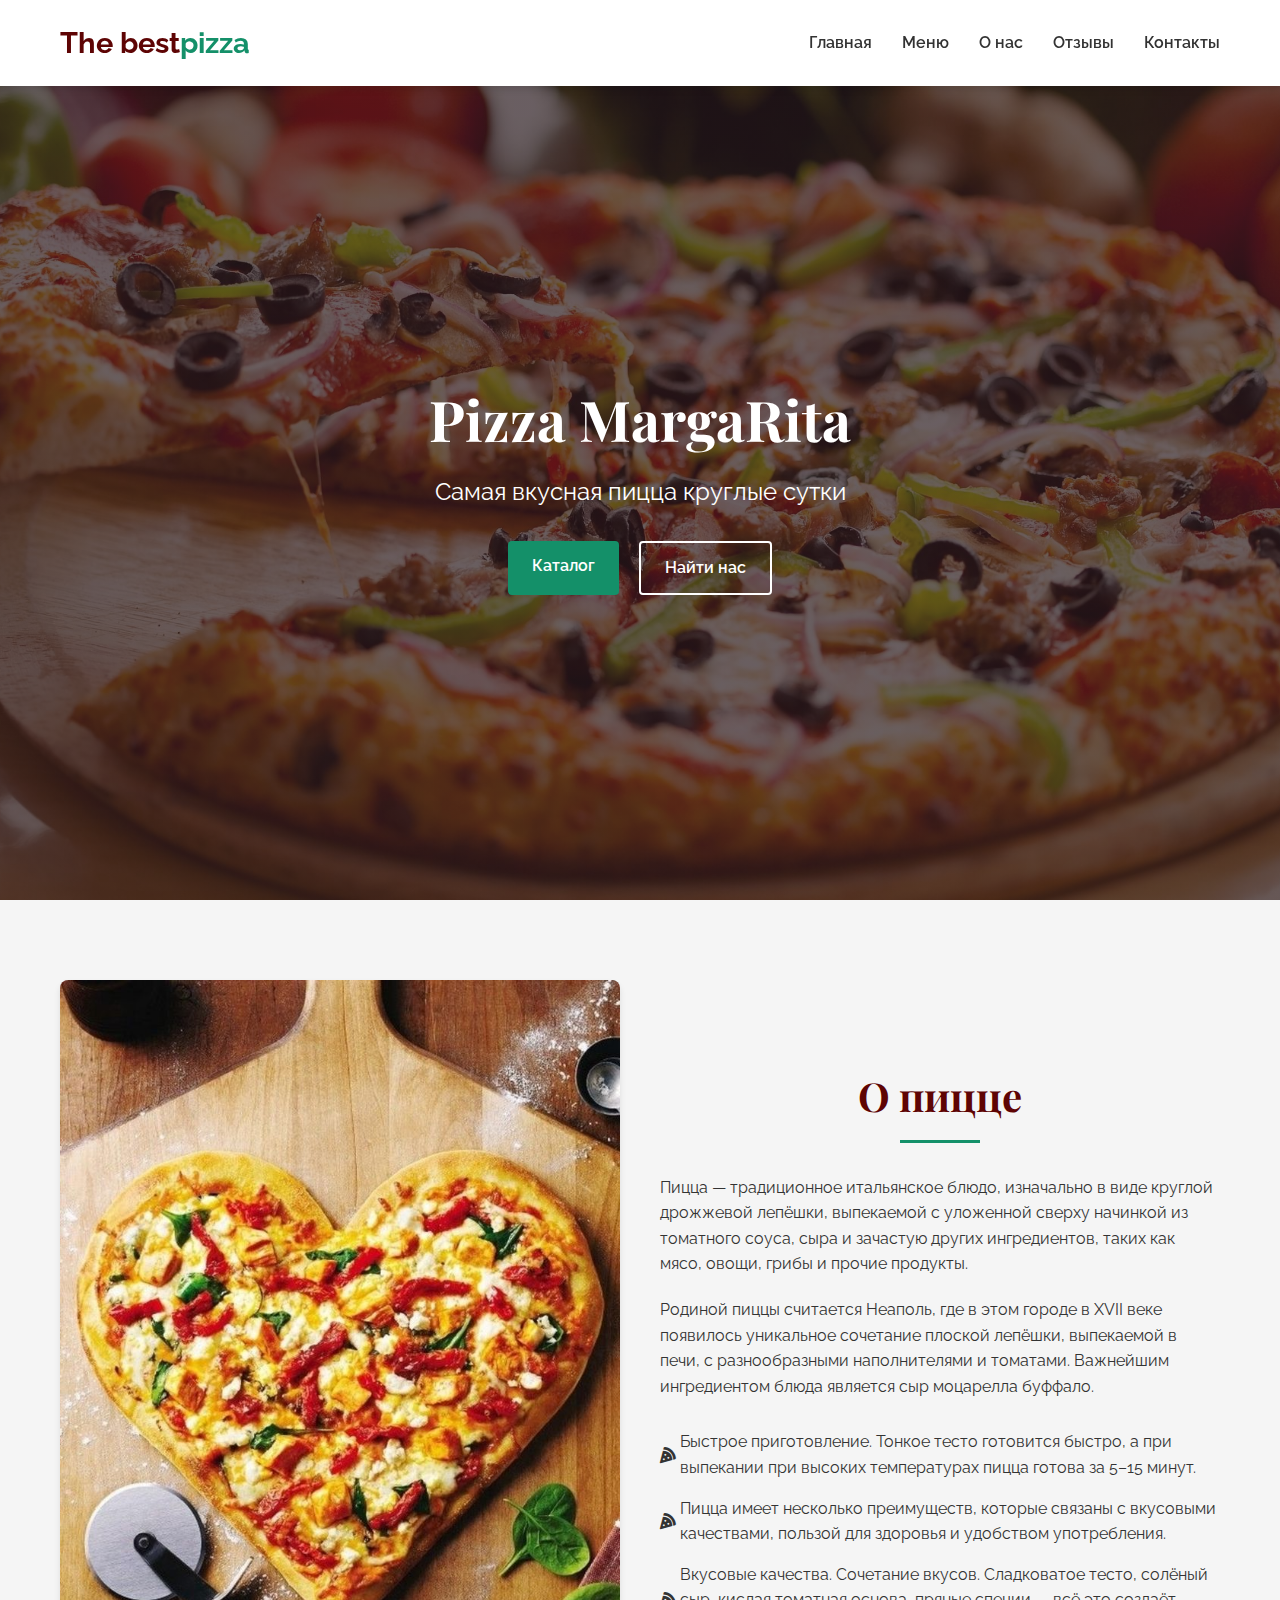
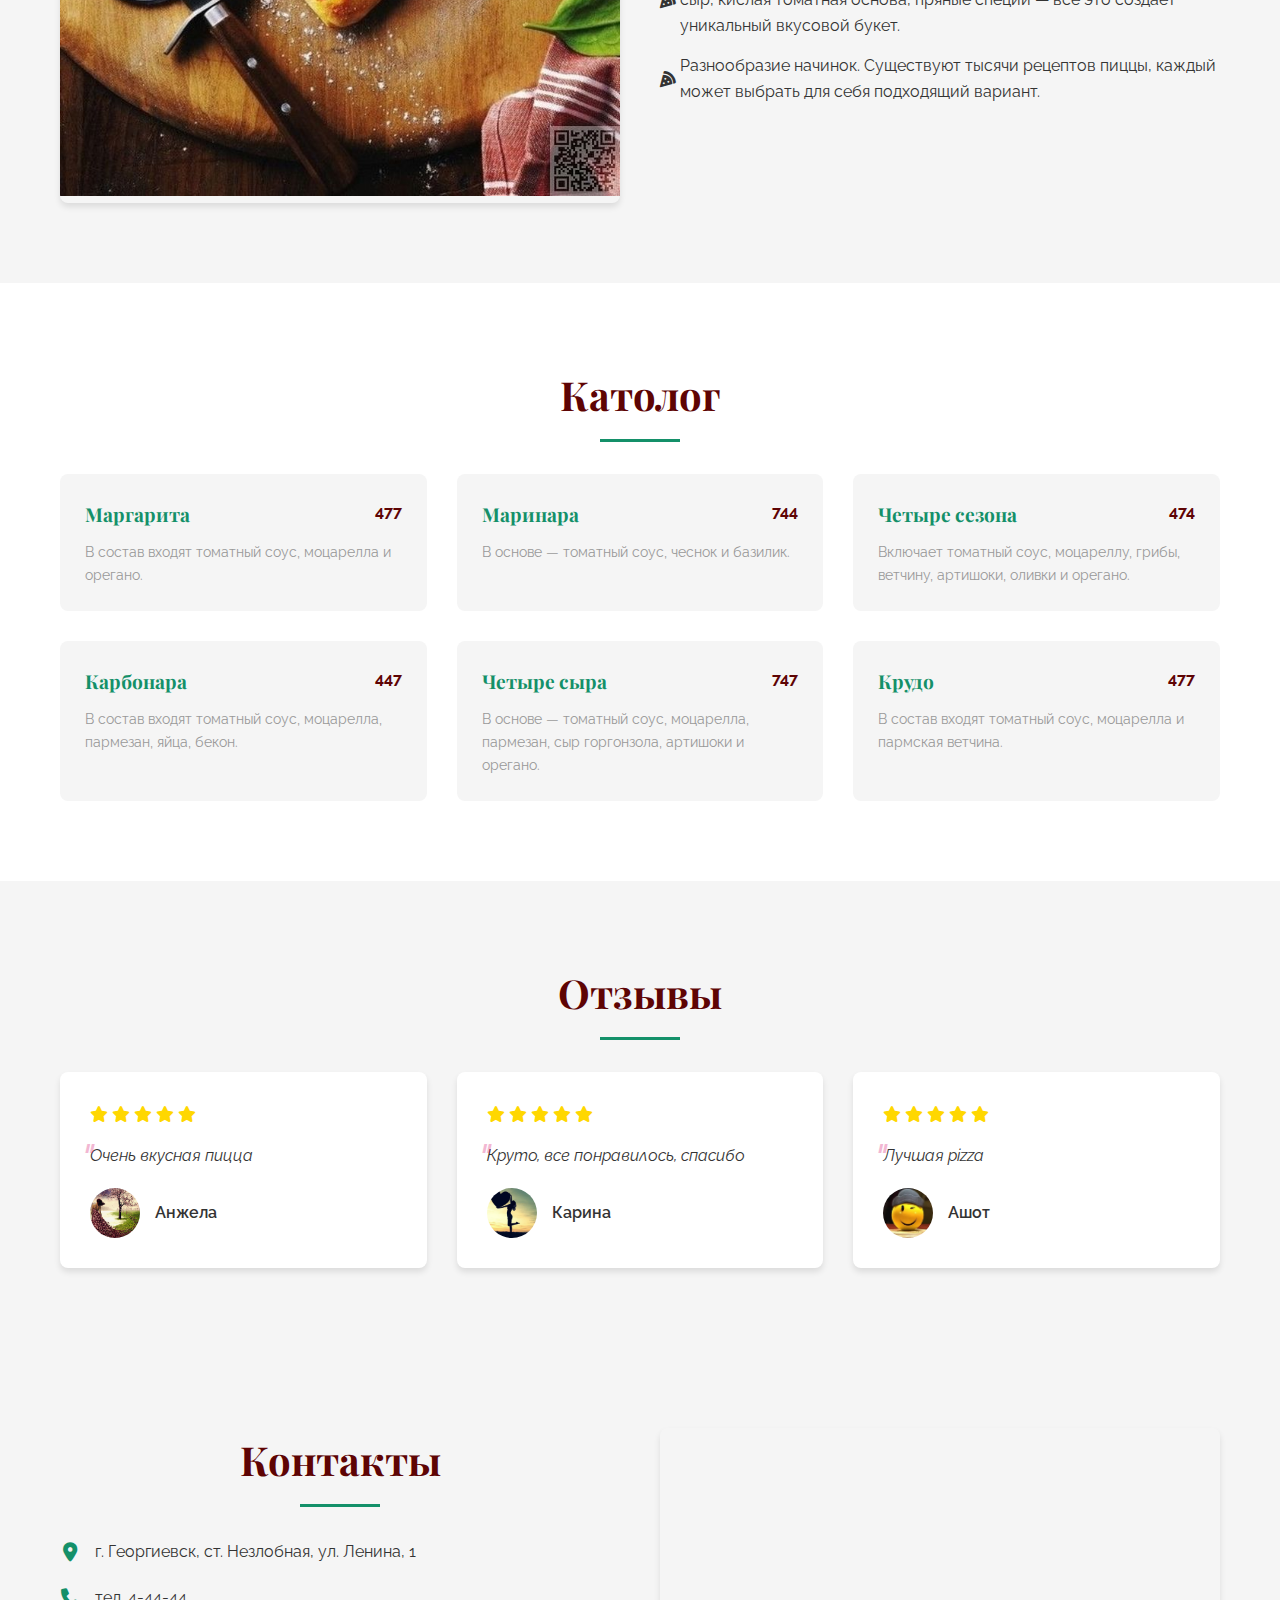
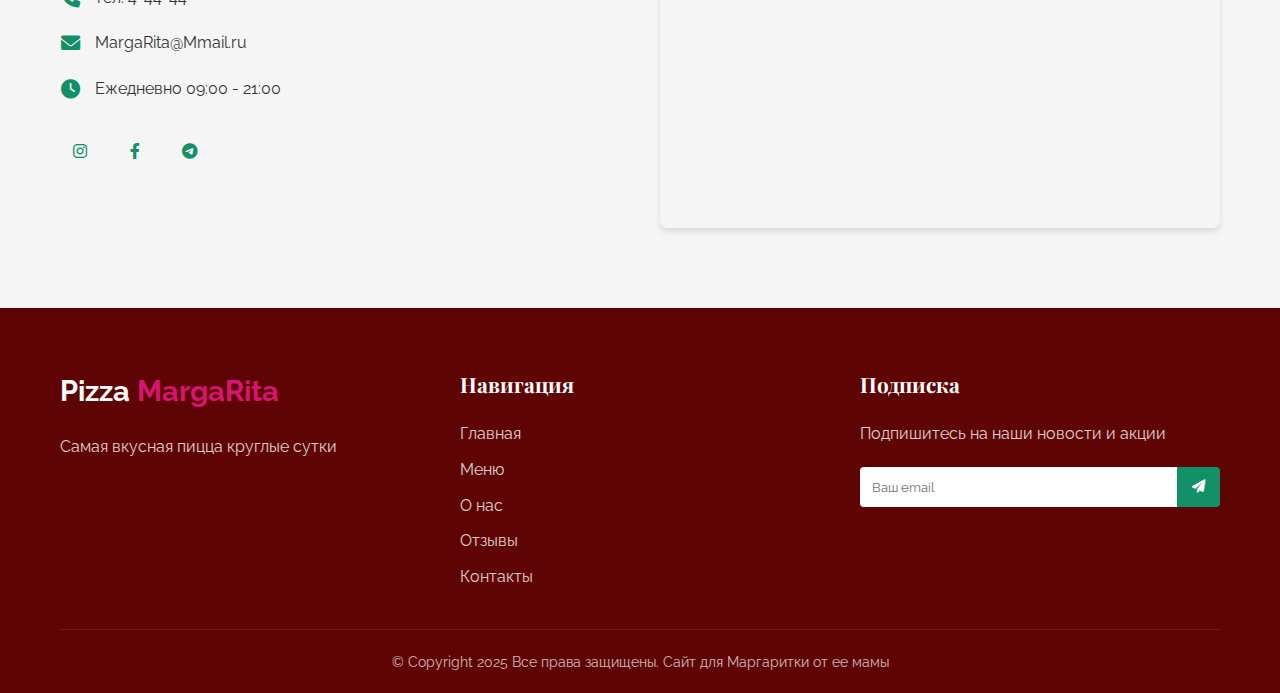
<file: index.html>
<!DOCTYPE html>
<html lang="ru">

<head>
    <meta charset="UTF-8">
    <meta name="viewport" content="width=device-width, initial-scale=1.0">
    <title>Название сайта</title>

    <link
        href="https://fonts.googleapis.com/css2?family=Playfair+Display:wght@400;700&family=Raleway:wght@400;600&display=swap"
        rel="stylesheet">
    <link rel="stylesheet" href="https://cdnjs.cloudflare.com/ajax/libs/font-awesome/6.0.0-beta3/css/all.min.css">
    <link rel="stylesheet" href="css/reset.css">
    <link rel="stylesheet" href="css/styles.css">
</head>

<body>
    <header class="header">
        <div class="container">
            <div class="header__inner">
                <a href="#" class="logo">The best<span>pizza</span></a>
                <nav class="nav">
                    <ul class="nav__list">
                        <li class="nav__item"><a href="#" class="nav__link">Главная</a></li>
                        <li class="nav__item"><a href="#menu" class="nav__link">Меню</a></li>
                        <li class="nav__item"><a href="#about" class="nav__link">О нас</a></li>
                        <li class="nav__item"><a href="#reviews" class="nav__link">Отзывы</a></li>
                        <li class="nav__item"><a href="#contacts" class="nav__link">Контакты</a></li>
                    </ul>
                </nav>
                <button class="menu-toggle" aria-label="Меню">
                    <span class="menu-toggle__line"></span>
                    <span class="menu-toggle__line"></span>
                    <span class="menu-toggle__line"></span>
                </button>
            </div>
        </div>
    </header>

    <main class="main">
        <section class="hero">
            <div class="container">
                <h1 class="hero__title">Pizza MargaRita</h1>
                <p class="hero__subtitle">Самая вкусная пицца круглые сутки</p>
                <div class="hero__buttons">
                    <a href="#menu" class="btn btn--primary">Каталог</a>
                    <a href="#contacts" class="btn btn--outline">Найти нас</a>
                </div>
            </div>
        </section>

        <section id="about" class="about">
            <div class="container">
                <div class="about__inner">
                    <div class="about__image">
                        <img src="images/картинка пиццы4.jpg" alt="">
                    </div>
                    <div class="about__content">
                        <h2 class="section-title">О пицце</h2>
                        <p class="about__text">Пицца — традиционное итальянское блюдо, изначально в виде круглой дрожжевой лепёшки, выпекаемой с уложенной сверху начинкой из томатного соуса, сыра и зачастую других ингредиентов, таких как мясо, овощи, грибы и прочие продукты. </p>
                        <p class="about__text">Родиной пиццы считается Неаполь, где в этом городе в XVII веке появилось уникальное сочетание плоской лепёшки, выпекаемой в печи, с разнообразными наполнителями и томатами. Важнейшим ингредиентом блюда является сыр моцарелла буффало. </p>
                        <ul class="about__features">
                            <li class="feature-item">
                                <i class="fa-solid fa-pizza-slice"></i> &nbsp;
                                <span> Быстрое приготовление. Тонкое тесто готовится быстро, а при выпекании при высоких температурах пицца готова за 5–15 минут. </span>
                            </li>
                            <li class="feature-item">
                                <i class="fa-solid fa-pizza-slice"></i> &nbsp;
                                <span> Пицца имеет несколько преимуществ, которые связаны с вкусовыми качествами, пользой для здоровья и удобством употребления.</span>
                            </li>
                            <li class="feature-item">
                                <i class="fa-solid fa-pizza-slice"></i> &nbsp;
                                <span> Вкусовые качества. Сочетание вкусов. Сладковатое тесто, солёный сыр, кислая томатная основа, пряные специи — всё это создаёт уникальный вкусовой букет. 
</span>
                            </li>
                            <li class="feature-item">
                                <i class="fa-solid fa-pizza-slice"></i> &nbsp;
                                <span> Разнообразие начинок. Существуют тысячи рецептов пиццы, каждый может выбрать для себя подходящий вариант.</span>
                            </li>
                        </ul>
                    </div>
                </div>
            </div>
        </section>

        <section id="menu" class="menu">
            <div class="container">
                <h2 class="section-title">Католог</h2>
                <div class="menu__content active" id="coffee">
                    <div class="menu__grid">
                        <div class="menu-item">
                            <div class="menu-item__header">
                                <h3 class="menu-item__title">Маргарита</h3>
                                <span class="menu-item__price"> 477 </span>
                            </div>
                            <p class="menu-item__description">В состав входят томатный соус, моцарелла и орегано.</p>
                        </div>
                        <div class="menu-item">
                            <div class="menu-item__header">
                                <h3 class="menu-item__title">Маринара</h3>
                                <span class="menu-item__price"> 744 </span>
                            </div>
                            <p class="menu-item__description">В основе — томатный соус, чеснок и базилик.</p>
                        </div>
                        <div class="menu-item">
                            <div class="menu-item__header">
                                <h3 class="menu-item__title">Четыре сезона</h3>
                                <span class="menu-item__price"> 474 </span>
                            </div>
                            <p class="menu-item__description">Включает томатный соус, моцареллу, грибы, ветчину, артишоки, оливки и орегано.</p>
                        </div>
                        <div class="menu-item">
                            <div class="menu-item__header">
                                <h3 class="menu-item__title">Карбонара</h3>
                                <span class="menu-item__price">447</span>
                            </div>
                            <p class="menu-item__description">В состав входят томатный соус, моцарелла, пармезан, яйца, бекон.</p>
                        </div>
                        <div class="menu-item">
                            <div class="menu-item__header">
                                <h3 class="menu-item__title">Четыре сыра</h3>
                                <span class="menu-item__price"> 747</span>
                            </div>
                            <p class="menu-item__description">В основе — томатный соус, моцарелла, пармезан, сыр горгонзола, артишоки и орегано.</p>
                        </div>
                        <div class="menu-item">
                            <div class="menu-item__header">
                                <h3 class="menu-item__title">Крудо</h3>
                                <span class="menu-item__price">477</span>
                            </div>
                            <p class="menu-item__description">В состав входят томатный соус, моцарелла и пармская ветчина.</p>
                        </div>
                    </div>
                </div>

            </div>
        </section>

        <section id="reviews" class="reviews">
            <div class="container">
                <h2 class="section-title">Отзывы</h2>
                <div class="reviews__slider">
                    <div class="review">
                        <div class="review__rating">
                            <i class="fas fa-star"></i>
                            <i class="fas fa-star"></i>
                            <i class="fas fa-star"></i>
                            <i class="fas fa-star"></i>
                            <i class="fas fa-star"></i>
                        </div>
                        <p class="review__text">Очень вкусная пицца</p>
                        <div class="review__author">
                            <img src="images/я.jpg" alt=""
                                class="review__photo">
                            <span class="review__name">Анжела</span>
                        </div>
                    </div>
                    <div class="review">
                        <div class="review__rating">
                            <i class="fas fa-star"></i>
                            <i class="fas fa-star"></i>
                            <i class="fas fa-star"></i>
                            <i class="fas fa-star"></i>
                            <i class="fas fa-star"></i>
                        </div>
                        <p class="review__text">Круто, все понравилось, спасибо</p>
                        <div class="review__author">
                            <img src="images/кар.webp" alt=""
                                class="review__photo">
                            <span class="review__name">Карина</span>
                        </div>
                    </div>
                    <div class="review">
                        <div class="review__rating">
                            <i class="fas fa-star"></i>
                            <i class="fas fa-star"></i>
                            <i class="fas fa-star"></i>
                            <i class="fas fa-star"></i>
                            <i class="fas fa-star"></i>
                        </div>
                        <p class="review__text">Лучшая pizza</p>
                        <div class="review__author">
                            <img src="images/Аш.webp" alt=""
                                class="review__photo">
                            <span class="review__name">Ашот</span>
                        </div>
                    </div>
                </div>
            </div>
        </section>

        <section id="contacts" class="contacts">
            <div class="container">
                <div class="contacts__inner">
                    <div class="contacts__info">
                        <h2 class="section-title">Контакты</h2>
                        <div class="contact-item">
                            <i class="fas fa-map-marker-alt contact-icon"></i>
                            <span>г. Георгиевск, ст. Незлобная, ул. Ленина, 1</span>
                        </div>
                        <div class="contact-item">
                            <i class="fas fa-phone contact-icon"></i>
                            <span>тел. 4-44-44 </span>
                        </div>
                        <div class="contact-item">
                            <i class="fas fa-envelope contact-icon"></i>
                            <span>MargaRita@Mmail.ru</span>
                        </div>
                        <div class="contact-item">
                            <i class="fas fa-clock contact-icon"></i>
                            <span>Ежедневно 09:00 - 21:00</span>
                        </div>
                        <div class="social-links">
                            <a href="#" class="social-link" aria-label="Instagram"><i class="fab fa-instagram"></i></a>
                            <a href="#" class="social-link" aria-label="Facebook"><i class="fab fa-facebook-f"></i></a>
                            <a href="#" class="social-link" aria-label="Telegram"><i
                                    class="fab fa-telegram-plane"></i></a>
                        </div>
                    </div>
                    <div class="contacts__map">
                       <iframe src="https://www.google.com/maps/embed?pb=!1m18!1m12!1m3!1d2864.2374166977493!2d43.3681769884622!3d44.11972489652571!2m3!1f0!2f0!3f0!3m2!1i1024!2i768!4f13.1!3m3!1m2!1s0x40570eb2ffd59fb3%3A0xfaf91f121f8a3b71!2z0YPQuy4g0JvQtdC90LjQvdCwLCAxLCDQndC10LfQu9C-0LHQvdCw0Y8sINCh0YLQsNCy0YDQvtC_0L7Qu9GM0YHQutC40Lkg0LrRgNCw0LksIDM1NzgwNw!5e0!3m2!1sru!2sru!4v1752415846199!5m2!1sru!2sru" width="600" height="450" style="border:0;" allowfullscreen="" loading="lazy" referrerpolicy="no-referrer-when-downgrade"></iframe>
                    </div>
                </div>
            </div>
        </section>
    </main>

    <footer class="footer">
        <div class="container">
            <div class="footer__inner">
                <div class="footer__logo">
                    <a href="#" class="logo">Pizza <span>MargaRita</span></a>
                    <p class="footer__text">Самая вкусная пицца круглые сутки</p>
                </div>
                <div class="footer__nav">
                    <h3 class="footer__title">Навигация</h3>
                    <ul class="footer__list">
                        <li><a href="#" class="footer__link">Главная</a></li>
                        <li><a href="#menu" class="footer__link">Меню</a></li>
                        <li><a href="#about" class="footer__link">О нас</a></li>
                        <li><a href="#reviews" class="footer__link">Отзывы</a></li>
                        <li><a href="#contacts" class="footer__link">Контакты</a></li>
                    </ul>
                </div>
                <div class="footer__subscribe">
                    <h3 class="footer__title">Подписка</h3>
                    <p class="footer__text">Подпишитесь на наши новости и акции</p>
                    <form class="subscribe-form">
                        <input type="email" placeholder="Ваш email" class="subscribe-input">
                        <button type="submit" class="subscribe-btn"><i class="fas fa-paper-plane"></i></button>
                    </form>
                </div>
            </div>
            <div class="footer__bottom">
                <p class="footer__copyright">© Copyright 2025 Все права защищены. Сайт для Маргаритки от ее мамы </p>
            </div>
        </div>
    </footer>


</body>

</html>
</file>
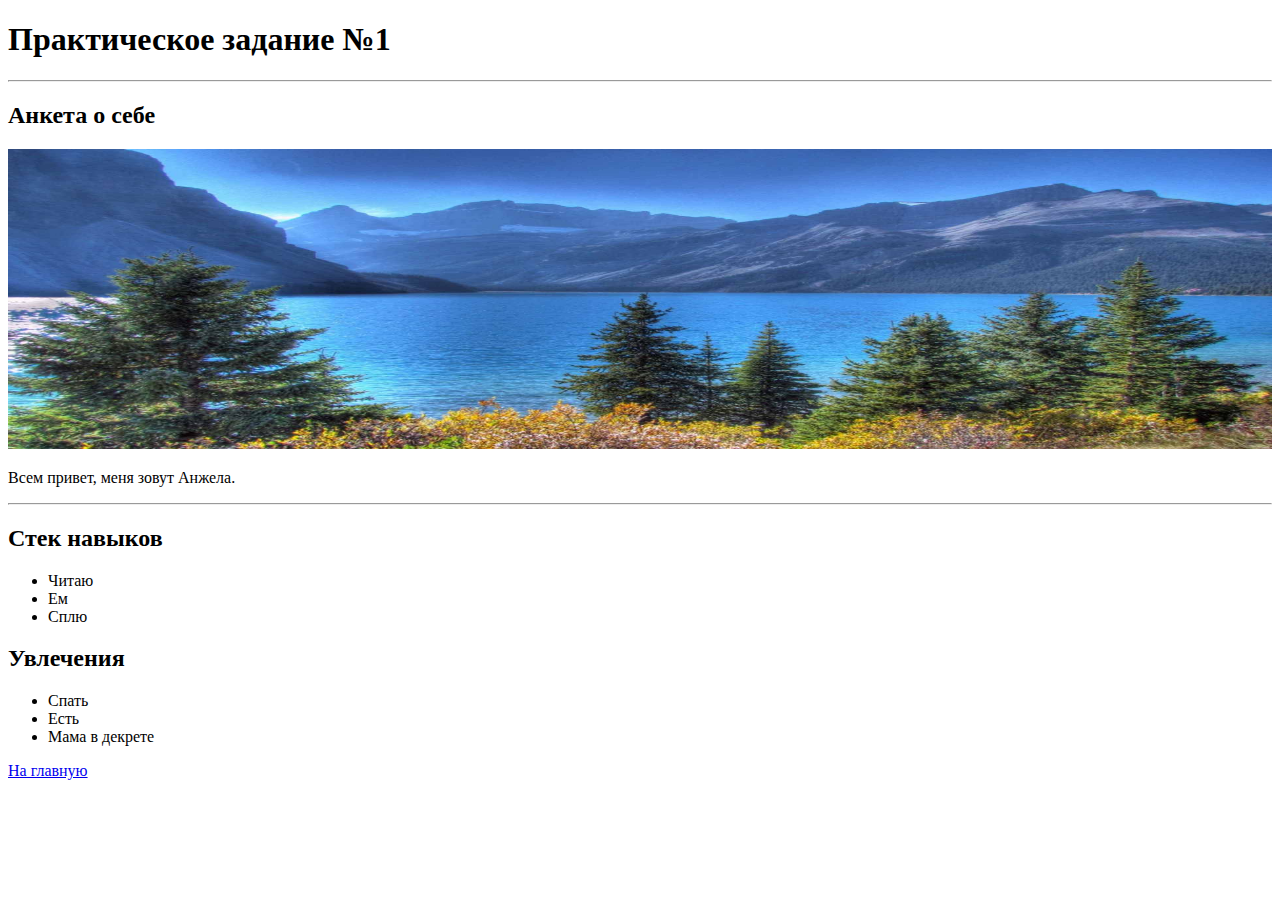
<file: task1.html>
<!DOCTYPE html>
<html lang="ru">
<head>
    <meta charset="UTF-8">
    <meta name="viewport" content="width=device-width, initial-scale=1.0">
    <title>Document</title>
</head>
<body>
    <h1>Практическое задание №1</h1>
    <Hr>
        <h2>Анкета о себе</h2>
        <img src="6445003596.jpg" alt="нет картинки" width="100%" height="300">
        <p>Всем привет, меня зовут Анжела.</p>
        <hr>
        <h2>Стек навыков</h2>
        <ul>
            <li> Читаю</li>
            <li>Ем</li>
            <li> Сплю</li>
            
        </ul>
        <h2>Увлечения</h2>
        <ul>
            <li> Спать</li>
            <li>Есть</li>
            <li>Мама в декрете</li>
            
        </ul>

     <a href="index.html">На главную</a>   
</body>
</html>
</file>
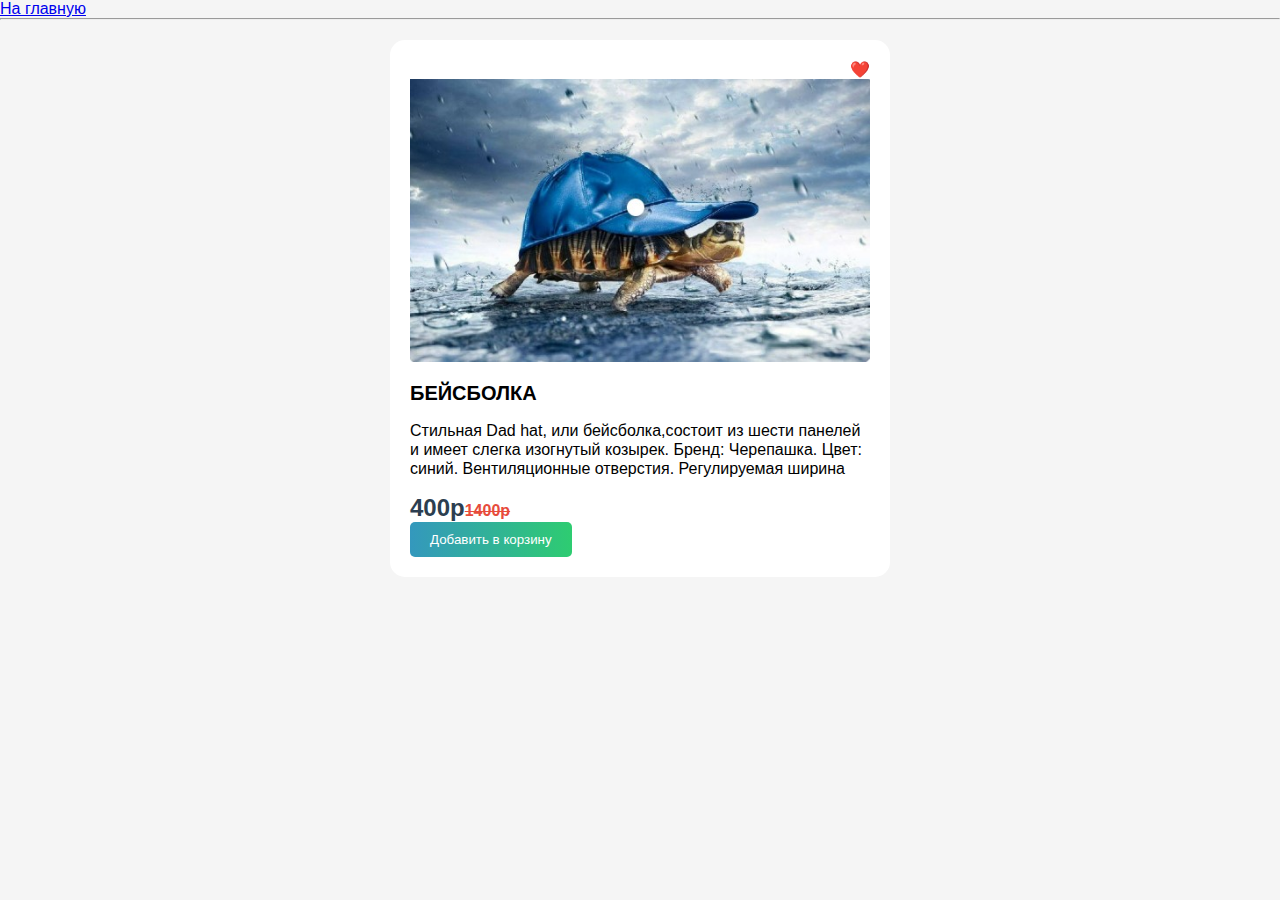
<file: task2.html>
<!DOCTYPE html>
<html lang="en">

<head>
    <meta charset="UTF-8">
    <meta name="viewport" content="width=device-width, initial-scale=1.0">
    <title>Document</title>
    <link rel="stylesheet" href="task2.css">
</head>

<body>
  <a class="black-to-main"href="index.html">На главную</a>  
  <hr>
  
  <div class="card">
    <p class="favorite">
        <a href="#">❤️</a>
    </p>
    <img src="Черепашка в кепке.jpg" alt="">
    <h3>БЕЙСБОЛКА</h3>
    <p class="info">Стильная Dad hat, или бейсболка,состоит из шести панелей и имеет слегка изогнутый козырек. Бренд: Черепашка. Цвет: синий. Вентиляционные отверстия. Регулируемая ширина</p>
    <p class="price">400р<span class="old-price">1400р</span></p>
    <button>Добавить в корзину</button>
  </div>
  
</body>
</html>
</file>
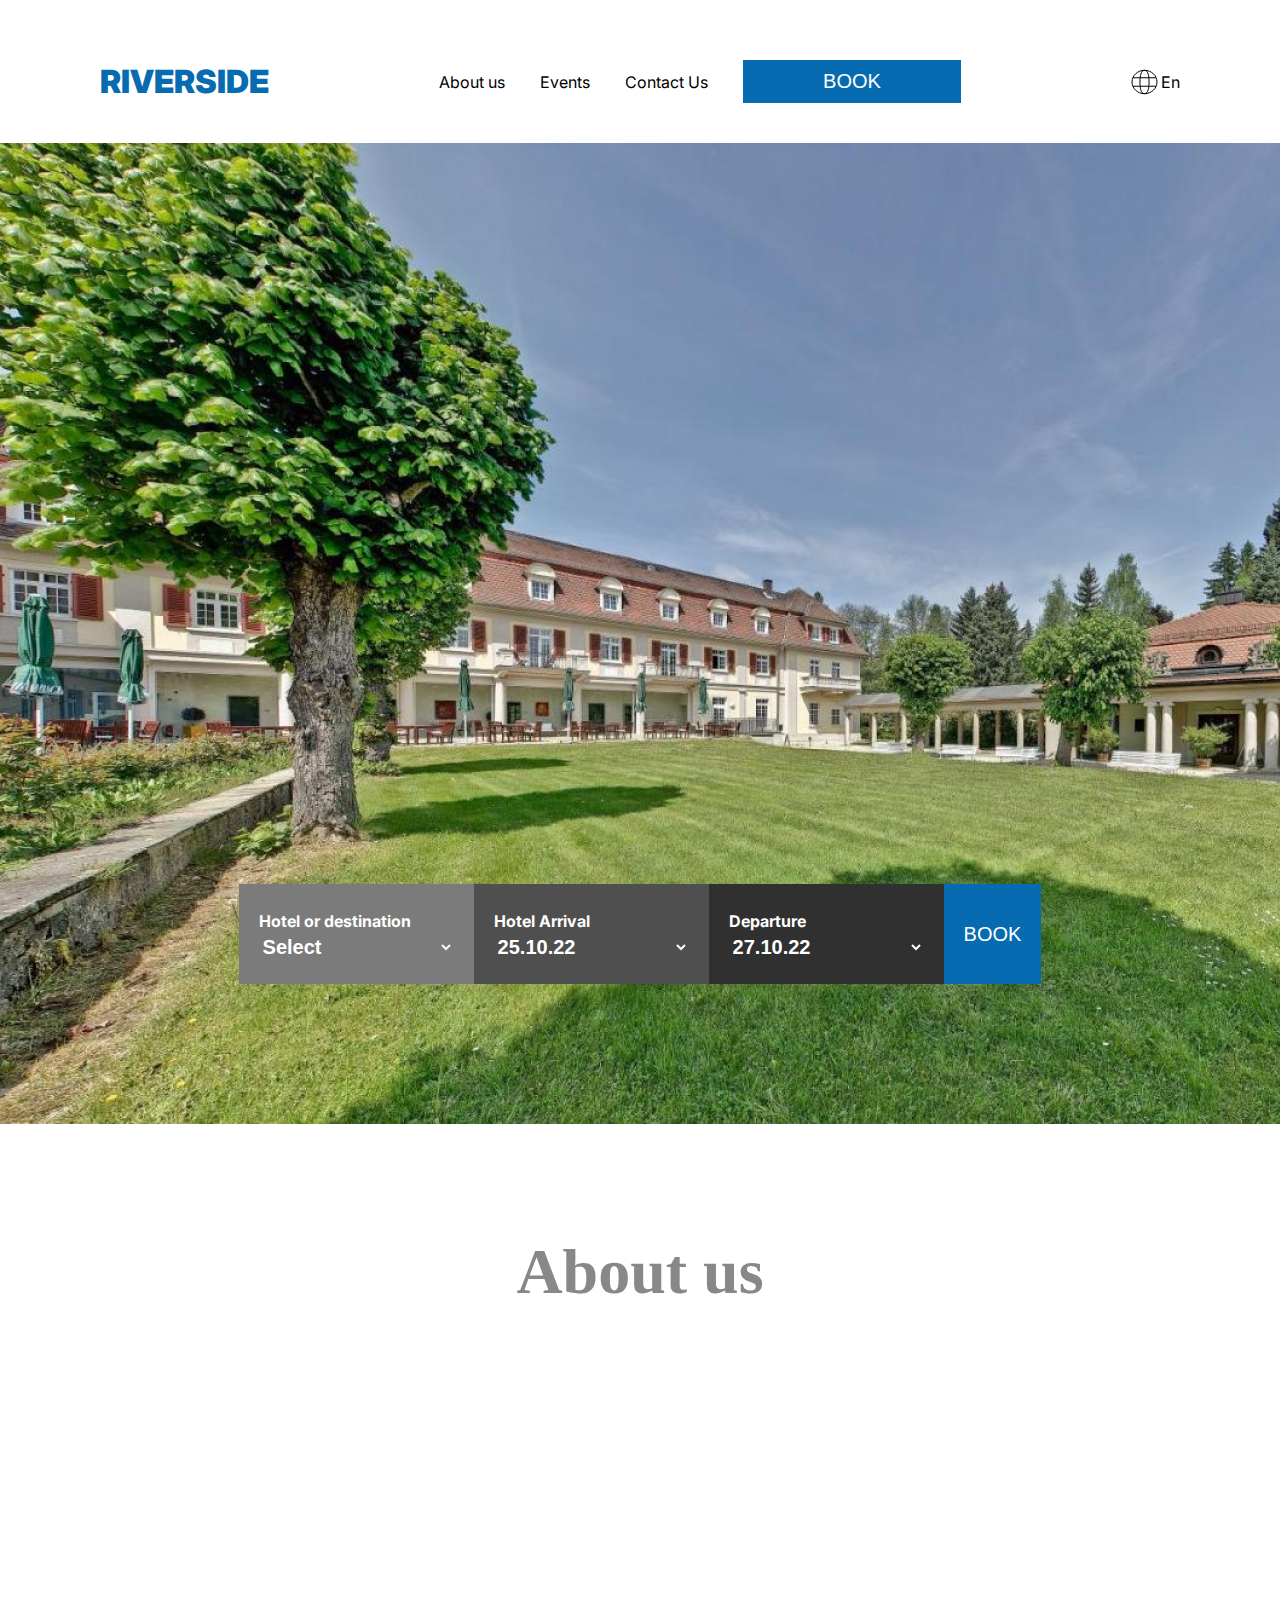
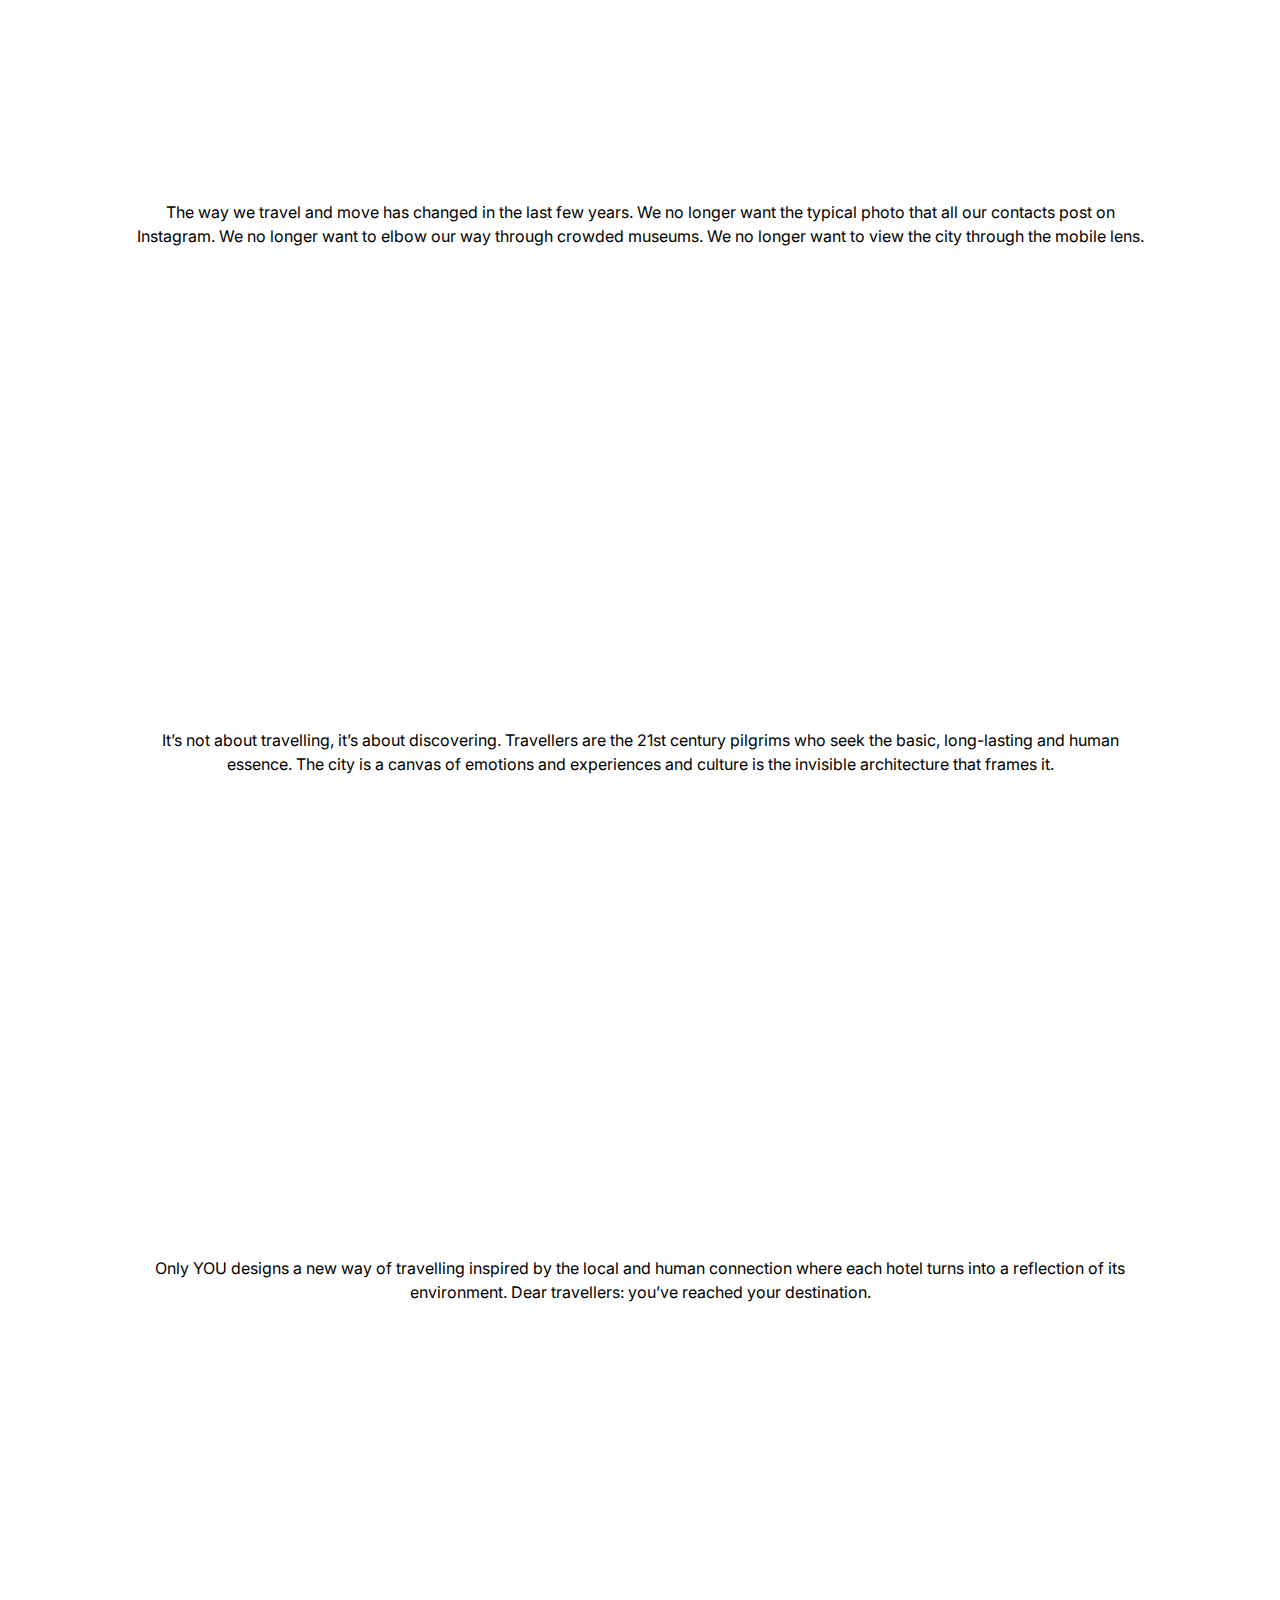
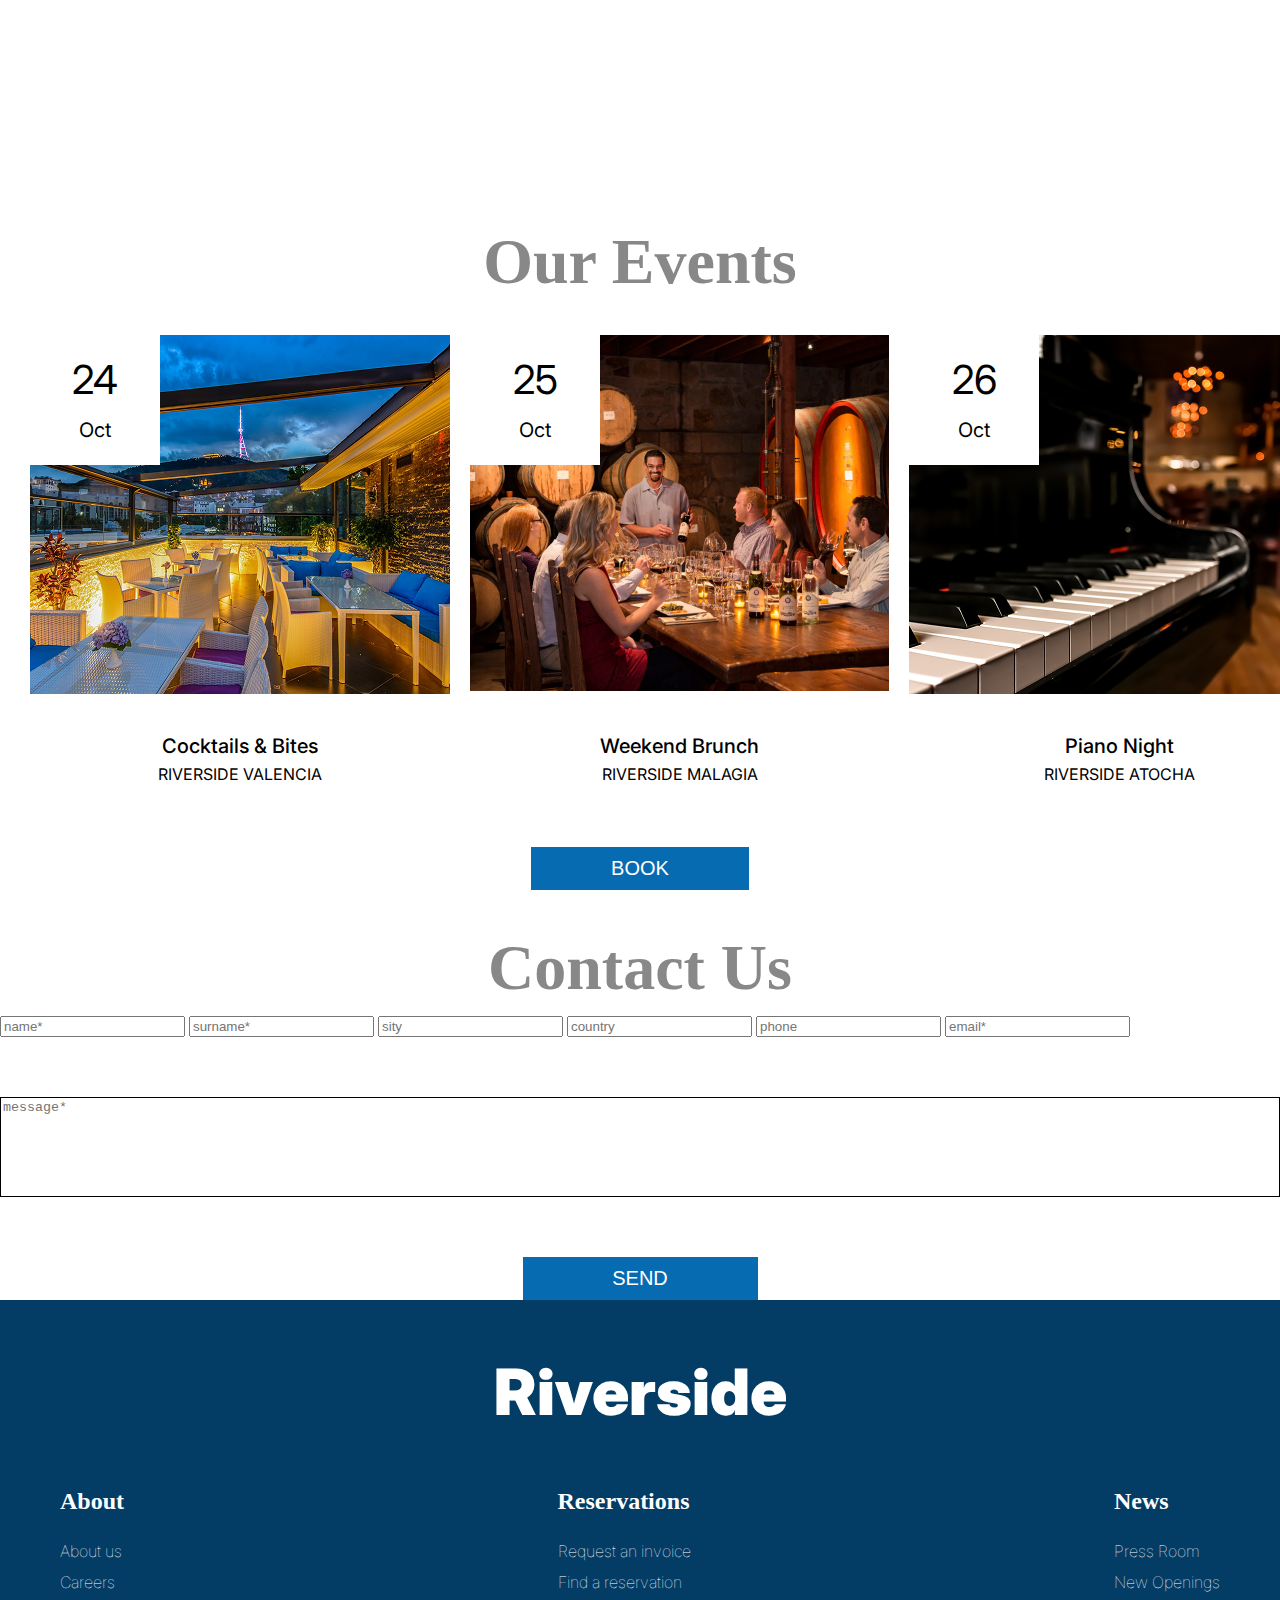
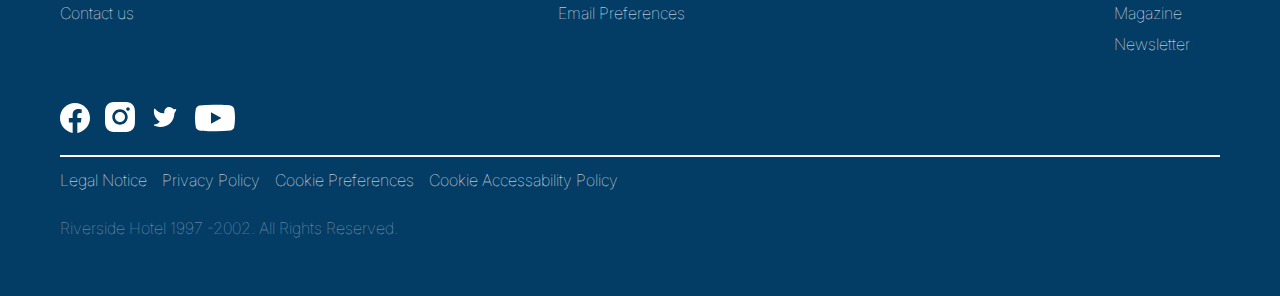
<file: task4.html>
<!DOCTYPE html>
<html lang="en">

<head>
    <meta charset="UTF-8">
    <meta name="viewport" content="width=device-width, initial-scale=1.0">
    <title>Document</title>
    <link rel="stylesheet" href="css/reset.css">
    <link rel="stylesheet" href="css/task4.css">
</head>

<body>
    <header>
        <button class="burger-btn">
            <img src="images/icons/burger-menu.svg" alt="">
        </button>
        <a href="task4.html"class="logo">
            Riverside
        </a>
        <nav>
            <a href="">About us</a>
            <a href="">Events</a>
            <a href="">Contact Us</a>
            <button>book</button>
        </nav>
        <div class="lang">
            <img src="images/icons/lang.svg" alt="Логотип">
            <span>En</span>
        </div>
    </header>

    <main>
        <section class="hero">
            <div class="hero-choose">
              <h4>Hotel or destination</h4>  
              <select name=""id="">
                <option value="">Select</option>
              </select>
            </div>
             <div class="hero-choose">
              <h4>Hotel Arrival</h4>  
              <select name=""id="">
                <option value="">25.10.22</option>
              </select>
            </div>
            <div class="hero-choose">
              <h4>Departure</h4>  
              <select name=""id="">
                <option value="">27.10.22</option>
              </select>
            </div>
            <button>book</button>
        </section>

        <section class="about-us">
            <h2 id="about-us">About us</h2>
            <p>The way we travel and move has changed in the last few years. We no longer want the typical photo that all our contacts post on Instagram. We no longer want to elbow our way through crowded museums. We no longer want to view the city through the mobile lens. </p>
            <p>It’s not about travelling, it’s about discovering. Travellers are the 21st century pilgrims who seek the basic, long-lasting and human essence. The city is a canvas of emotions and experiences and culture is the invisible architecture that frames it.</p>
            <p>Only YOU designs a new way of travelling inspired by the local and human connection where each hotel turns into a reflection of its environment. Dear travellers: you’ve reached your destination.</p>
        </section>

        <section class="our-events">
            <h2 id="our-events">Our Events</h2>
            <div class="cards">
                <div class="card">
                    <img src="images/cards/card-1.png"alt="">
                    <div class="card-body">
                        <h4>Cocktails & Bites</h4>
                        <p>Riverside Valencia</p>
                    </div>
                    <div class="card-date">
                      <span class="card-date-day">24</span>
                      <br>Oct 
                    </div>
                </div>
                     <div class="card">
                    <img src="images/cards/card-2.png"alt="">
                    <div class="card-body">
                        <h4>Weekend Brunch</h4>
                        <p>Riverside Malagia</p>
                    </div>
                    <div class="card-date">
                      <span class="card-date-day">25</span>
                      <br>Oct 
                    </div>
                </div>
                   <div class="card">
                    <img src="images/cards/card-3.png"alt="">
                    <div class="card-body">
                        <h4>Piano Night</h4>
                        <p>Riverside Atocha</p>
                    </div>
                    <div class="card-date">
                      <span class="card-date-day">26</span>
                      <br>Oct 
                    </div>
                </div>
            </div>
            <button>book</button>
        </section>


        <section class="Contact-us">
           <h2 id="Contact-us">Contact Us</h2> 
           <form action=""class="contact-form">
            <div class="Contact-form-field"> 
            <input type="text" placeholder="name*" required>
            <input type="text" placeholder="surname*" required>
            <input type="text" placeholder="sity">
            <input type="text" placeholder="country">
            <input type="tel" placeholder="phone">
            <input type="email" placeholder="email*" required>
        </div>
        <textarea name="" id="" required placeholder="message*"></textarea>
        <button>Send</button>

           </form>
        </section>

    </main>

    <footer>
        <section class="footer-body">
            <h3>Riverside</h3>

            <div class="footer-body-links">
            <ul>
                <h4>About</h4>
                <li><a href="#">About us</a></li>
                <li><a href="#"> Careers</a></li>
                <li><a href="#">Contact us</a></li>
            </ul>
            <ul>
                <h4>Reservations</h4>
                <li><a href="#">Request an invoice</a></li>
                <li><a href="#">Find a reservation</a></li>
                <li><a href="#">Email Preferences</a></li>
            </ul>
              <ul>
                <h4>News</h4>
                <li><a href="#">Press Room</a></li>
                <li><a href="#"> New Openings</a></li>
                <li><a href="#">Magazine</a></li>
                <li><a href="#">Newsletter</a></li>
            </ul>
            </div>

            <div class="footer-social-media">
                <a href="#"><img src="images/icons/facebook.svg" alt=""></a>
                <a href="#"><img src="images/icons/instagram.svg" alt=""></a>
                <a href="#"><img src="images/icons/twitter.svg" alt=""></a>
                <a href="#"><img src="images/icons/youtube.svg" alt=""></a>
            </div>

            <div class="footer-policy">
                <a href="#">Legal Notice</a>
                <a href="#">Privacy Policy</a>
                <a href="#">Cookie Preferences</a>
                <a href="#">Cookie Accessability Policy</a>
            </div>
            <p class="rights">
                Riverside Hotel 1997 -2002. All Rights Reserved.
            </p>



        </section>
    </footer> 

</body>

</html>
</file>
<file: css/styles.css>
/* Базовые стили */
:root {
    --primary-color: #149069;
    --primary-color-hover: #4f1fc0;
    --secondary-color: #d7146f;
    --dark-color: #5e0404;
    --light-color: #F5F5F5;
    --white-color: #FFFFFF;
    --text-color: #333333;
    --gray-color: #999999;
    --shadow: 0 4px 6px rgba(0, 0, 0, 0.1);
    --transition: all 0.3s ease;
}

* {
    margin: 0;
    padding: 0;
    box-sizing: border-box;
}

body {
    font-family: 'Raleway', sans-serif;
    line-height: 1.6;
    color: var(--text-color);
    background-color: var(--light-color);
}

h1, h2, h3, h4 {
    font-family: 'Playfair Display', serif;
    font-weight: 700;
}

.container {
    width: 100%;
    max-width: 1200px;
    margin: 0 auto;
    padding: 0 20px;
}

img {
    max-width: 100%;
    height: auto;
}

a {
    text-decoration: none;
    color: inherit;
}

ul {
    list-style: none;
}

.btn {
    display: inline-block;
    padding: 12px 24px;
    border-radius: 4px;
    font-weight: 600;
    text-align: center;
    cursor: pointer;
    transition: var(--transition);
    border: none;
    font-size: 1rem;
}

.btn--primary {
    background-color: var(--primary-color);
    color: var(--white-color);
}

.btn--primary:hover {
    background-color: #5a3d2c;
    transform: translateY(-2px);
    box-shadow: var(--shadow);
}

.btn--outline {
    background-color: transparent;
    color: var(--white-color);
    border: 2px solid var(--white-color);
}

.btn--outline:hover {
    background-color: rgba(255, 255, 255, 0.1);
    transform: translateY(-2px);
}

.section-title {
    font-size: 2.5rem;
    margin-bottom: 2rem;
    text-align: center;
    color: var(--dark-color);
    position: relative;
    padding-bottom: 15px;
}

.section-title::after {
    content: '';
    position: absolute;
    bottom: 0;
    left: 50%;
    transform: translateX(-50%);
    width: 80px;
    height: 3px;
    background-color: var(--primary-color);
}

/* Шапка */
.header {
    background-color: var(--white-color);
    box-shadow: var(--shadow);
    position: fixed;
    width: 100%;
    top: 0;
    left: 0;
    z-index: 1000;
}

.header__inner {
    display: flex;
    justify-content: space-between;
    align-items: center;
    padding: 20px 0;
}

.logo {
    font-size: 1.8rem;
    font-weight: 700;
    color: var(--dark-color);
}

.logo span {
    color: var(--primary-color);
}

.nav__list {
    display: flex;
    gap: 30px;
}

.nav__link {
    font-weight: 600;
    position: relative;
    padding: 5px 0;
    transition: var(--transition);
}

.nav__link::after {
    content: '';
    position: absolute;
    bottom: 0;
    left: 0;
    width: 0;
    height: 2px;
    background-color: var(--primary-color);
    transition: var(--transition);
}

.nav__link:hover {
    color: var(--primary-color);
}

.nav__link:hover::after {
    width: 100%;
}

.menu-toggle {
    display: none;
    background: none;
    border: none;
    cursor: pointer;
    padding: 10px;
    z-index: 1001;
}

.menu-toggle__line {
    display: block;
    width: 25px;
    height: 2px;
    background-color: var(--dark-color);
    margin: 5px 0;
    transition: var(--transition);
}

/* Герой */
.hero {
    background: linear-gradient(rgba(42, 26, 31, 0.7), rgba(42, 26, 31, 0.7)), url('../images/картинка пиццы1.jpg') no-repeat center center/cover;
    height: 100vh;
    color: var(--white-color);
    display: flex;
    align-items: center;
    text-align: center;
    padding-top: 80px;
}

.hero__title {
    font-size: 3.5rem;
    margin-bottom: 20px;
    line-height: 1.2;
}

.hero__subtitle {
    font-size: 1.5rem;
    margin-bottom: 30px;
    max-width: 700px;
    margin-left: auto;
    margin-right: auto;
}

.hero__buttons {
    display: flex;
    gap: 20px;
    justify-content: center;
}

/* О нас */
.about {
    padding: 80px 0;
}

.about__inner {
    display: grid;
    grid-template-columns: 1fr 1fr;
    gap: 40px;
    align-items: center;
}

.about__image {
    border-radius: 8px;
    overflow: hidden;
    box-shadow: var(--shadow);
}

.about__image img {
    width: 100%;
    height: 100%;
    object-fit: cover;
    transition: var(--transition);
}

.about__image:hover img {
    transform: scale(1.05);
}

.about__text {
    margin-bottom: 20px;
}

.about__features {
    margin-top: 30px;
}

.feature-item {
    display: flex;
    align-items: center;
    margin-bottom: 15px;
}

.feature-icon {
    margin-right: 15px;
    color: var(--primary-color);
    font-size: 1.2rem;
}

/* Меню */
.menu {
    padding: 80px 0;
    background-color: var(--white-color);
}

.menu__tabs {
    display: flex;
    justify-content: center;
    margin-bottom: 30px;
    gap: 10px;
}

.tab-btn {
    padding: 10px 20px;
    background: none;
    border: none;
    border-bottom: 2px solid transparent;
    font-family: 'Raleway', sans-serif;
    font-weight: 600;
    font-size: 1rem;
    cursor: pointer;
    transition: var(--transition);
    color: var(--gray-color);
}

.tab-btn.active {
    color: var(--primary-color);
    border-bottom-color: var(--primary-color);
}

.tab-btn:hover {
    color: var(--primary-color);
}

.menu__content {
    display: none;
}

.menu__content.active {
    display: block;
}

.menu__grid {
    display: grid;
    grid-template-columns: repeat(auto-fit, minmax(300px, 1fr));
    gap: 30px;
}

.menu-item {
    background-color: var(--light-color);
    padding: 25px;
    border-radius: 8px;
    transition: var(--transition);
}

.menu-item:hover {
    transform: translateY(-5px);
    box-shadow: var(--shadow);
}

.menu-item__header {
    display: flex;
    justify-content: space-between;
    margin-bottom: 10px;
}

.menu-item__title {
    font-size: 1.2rem;
    color: var(--primary-color);
}

.menu-item__price {
    font-weight: 700;
    color: var(--dark-color);
}

.menu-item__description {
    color: var(--gray-color);
    font-size: 0.9rem;
}

/* Отзывы */
.reviews {
    padding: 80px 0;
    background-color: var(--light-color);
}

.reviews__slider {
    display: grid;
    grid-template-columns: repeat(auto-fit, minmax(300px, 1fr));
    gap: 30px;
}

.review {
    background-color: var(--white-color);
    padding: 30px;
    border-radius: 8px;
    box-shadow: var(--shadow);
    transition: var(--transition);
}

.review:hover {
    transform: translateY(-5px);
}

.review__rating {
    color: #FFD700;
    margin-bottom: 15px;
}

.review__text {
    font-style: italic;
    margin-bottom: 20px;
    position: relative;
}

.review__text::before {
    content: '"';
    font-size: 3rem;
    color: var(--secondary-color);
    position: absolute;
    top: -20px;
    left: -10px;
    opacity: 0.3;
}

.review__author {
    display: flex;
    align-items: center;
}

.review__photo {
    width: 50px;
    height: 50px;
    border-radius: 50%;
    object-fit: cover;
    margin-right: 15px;
}

.review__name {
    font-weight: 600;
}

/* Контакты */
.contacts {
    padding: 80px 0;
}

.contacts__inner {
    display: grid;
    grid-template-columns: 1fr 1fr;
    gap: 40px;
}

.contact-item {
    display: flex;
    align-items: center;
    margin-bottom: 20px;
}

.contact-icon {
    margin-right: 15px;
    color: var(--primary-color);
    font-size: 1.2rem;
    width: 20px;
    text-align: center;
}

.contacts__map {
    height: 400px;
    border-radius: 8px;
    overflow: hidden;
    box-shadow: var(--shadow);
}

.social-links {
    display: flex;
    gap: 15px;
    margin-top: 30px;
}

.social-link {
    display: flex;
    align-items: center;
    justify-content: center;
    width: 40px;
    height: 40px;
    border-radius: 50%;
    background-color: var(--light-color);
    color: var(--primary-color);
    transition: var(--transition);
}

.social-link:hover {
    background-color: var(--primary-color);
    color: var(--white-color);
    transform: translateY(-3px);
}

/* Подвал */
.footer {
    background-color: var(--dark-color);
    color: var(--white-color);
    padding: 60px 0 20px;
}

.footer__inner {
    display: grid;
    grid-template-columns: repeat(auto-fit, minmax(250px, 1fr));
    gap: 40px;
    margin-bottom: 40px;
}

.footer__logo .logo {
    color: var(--white-color);
}

.footer__logo .logo span {
    color: var(--secondary-color);
}

.footer__text {
    margin-top: 20px;
    opacity: 0.8;
    line-height: 1.6;
}

.footer__title {
    font-size: 1.3rem;
    margin-bottom: 20px;
    font-family: 'Playfair Display', serif;
}

.footer__list {
    display: flex;
    flex-direction: column;
    gap: 10px;
}

.footer__link {
    opacity: 0.8;
    transition: var(--transition);
}

.footer__link:hover {
    opacity: 1;
    color: var(--secondary-color);
}

.subscribe-form {
    display: flex;
    margin-top: 20px;
}

.subscribe-input {
    flex: 1;
    padding: 12px;
    border: none;
    border-radius: 4px 0 0 4px;
    font-family: 'Raleway', sans-serif;
}

.subscribe-input:focus {
    outline: none;
    box-shadow: 0 0 0 2px var(--secondary-color);
}

.subscribe-btn {
    background-color: var(--primary-color);
    color: var(--white-color);
    border: none;
    border-radius: 0 4px 4px 0;
    padding: 0 15px;
    cursor: pointer;
    transition: var(--transition);
}

.subscribe-btn:hover {
    background-color: var(--secondary-color);
}

.footer__bottom {
    padding-top: 20px;
    border-top: 1px solid rgba(255, 255, 255, 0.1);
    text-align: center;
}

.footer__copyright {
    opacity: 0.7;
    font-size: 0.9rem;
}

/* Адаптивность */
@media (max-width: 992px) {
    .section-title {
        font-size: 2rem;
    }
    
    .hero__title {
        font-size: 2.8rem;
    }
    
    .hero__subtitle {
        font-size: 1.3rem;
    }
    
    .about__inner {
        grid-template-columns: 1fr;
    }
    
    .about__image {
        order: -1;
    }
}

@media (max-width: 768px) {
    .nav {
        position: fixed;
        top: 80px;
        left: -100%;
        width: 80%;
        height: calc(100vh - 80px);
        background-color: var(--white-color);
        box-shadow: var(--shadow);
        transition: var(--transition);
        z-index: 999;
        flex-direction: column;
        padding: 30px;
    }
    
    .nav.active {
        left: 0;
    }
    
    .nav__list {
        flex-direction: column;
        gap: 20px;
    }
    
    .menu-toggle {
        display: block;
    }
    
    .menu-toggle.active .menu-toggle__line:nth-child(1) {
        transform: rotate(45deg) translate(5px, 5px);
    }
    
    .menu-toggle.active .menu-toggle__line:nth-child(2) {
        opacity: 0;
    }
    
    .menu-toggle.active .menu-toggle__line:nth-child(3) {
        transform: rotate(-45deg) translate(7px, -6px);
    }
    
    .hero {
        height: auto;
        padding: 120px 0 80px;
    }
    
    .hero__buttons {
        flex-direction: column;
        gap: 15px;
    }
    
    .contacts__inner {
        grid-template-columns: 1fr;
    }
    
    .contacts__map {
        height: 300px;
    }
}

@media (max-width: 576px) {
    .section-title {
        font-size: 1.8rem;
    }
    
    .hero__title {
        font-size: 2.2rem;
    }
    
    .hero__subtitle {
        font-size: 1.1rem;
    }
    
    .menu__tabs {
        flex-direction: column;
    }
}
</file>
<file: task2.css>
*{
    font-family: arial;
    padding: 0;
    margin: 0;
    box-sizing: border-box;
}

.blac-to-main{
  display: block; 
  margin-bottom: 20px; 
  width: max-content;
}

body{
  background: #f5f5f5;
}


.card{
  max-width: 500px;
  width: 100%;
  background: white;
  margin: 20px auto;
  padding: 20px;
  border-radius: 15px;
  box-shadow: 0px 5px 15px rgba (0,0,0,1);
  transition: ;
}

.card:hover{
  transform: scale(1.02);

}
.card .favorite {
  text-align: right;
}

.card .favorite a {
  text-decoration: none;
}

.card img{
  width: 100%;
}


.card h3{
  margin: 16px 0px;
  font-size: 20px;
}

.card .info{
  line-height: 1.2;
  margin: 16px 0px;
}

.card .price{
 color: #2c3e50; 
 font-weight: bold;
 font-size: 24px;
}

.card .old-price{
  color: #e74c3c;
  text-decoration: line-through;
  font-size: 16px;
}

.card button{
  background: linear-gradient(to right,#3498bd, #2ecc71);
  color: white;
  border: none;
  padding: 10px 20px;
  border-radius: 5px;
  cursor: pointer;
}

.card button: hover{
  filter: brightness(0,95);
}
</file>
<file: css/task4.css>
@import url('https://fonts.googleapis.com/css2?family=Inter:ital,opsz,wght@0,14..32,100..900;1,14..32,100..900&display=swap');

*{
    box-sizing: border-box;
}
body{
    font-family: "Inter", sans-serif;
}
a{
    text-decoration: none;
}

header{
    max-width: 1500px;
    margin: 0 auto;
    padding: 60px 100px 40px;
    display: flex;
    align-items: center;
    justify-content: space-between;
}

.logo{
    font-size: 32px;
    text-transform: uppercase;
    font-weight: 900;
    color: #076bb2;
}

nav{
    display: flex;
    align-items: center;
    gap: 35px;
}

nav a{
    color: black;
    font-size: 20px2;
}

button{
    background: #076bb2;
    color: white;
    border: none;
    text-transform: uppercase;
    padding: 10px 80px;
    font-size: 20px;
    cursor: pointer;
}

.lang{
    display: flex;
    align-items: center;
    gap: 3px;
}

.burger-btn{
    background: transparent;
    padding: 0;
    display: none;
}


.hero{
    height: 981px;
    background: url(../images/hero.png);
    background-size: cover;
    display: flex;
    align-items: end;
    justify-content: center;
    padding-bottom: 140px;
}
.hero-choose{
    padding: 24px 20px;
    width: 235px;
    height: 100px;
    color: white;
    display: flex;
    flex-direction: column;
    justify-content: center;
}

.hero-choose:nth-child(1){
    background: #7b7b7b;
}
.hero-choose:nth-child(2){
    background: #504f4f;
}
.hero-choose:nth-child(3){
    background: #303030;
}

.hero-choose h4{
    line-height: 160%;
}

.hero-choose select{
    background: transparent;
    border: none;
    color: white;
    font-size: 20px;
    font-weight: 600;
}

.hero button{
    height: 100px;
    padding: 20px;
}

.about-us{
    margin: 100px auto;
    max-width: 1080px;
    padding: 0px 30px;
    line-height: 150%;
    text-align: center;
}


h2{
    font-size: 64px;
    color: #888;
    font-family: "Lora", serif;
    font-weight: 700;
    line-height: 150%;
    text-align: center;
}

.about-us p{
    margin: 30pc 0px;
}


.our-events{
    text-align: center;
    padding: 30px;
}


.cards{
    display: grid;
    grid-template-columns: repeat(3, 1fr);
    max-width: 1300px;
    margin: 25px auto;
    gap: 20px;

}

.card{
    position: relative;
}

.card-date{
    position: absolute;
    top: 0;
    left: 0;
    background: white;
    width: 130px;
    height: 130px;
    display: flex;
    align-items: center;
    justify-content: center;
    flex-direction: column;
    font-size: 20px;
}
.card-date-day{
    font-size: 40px;
}


.card imag{
    width: 100%;
    height: 360px;
    object-fit: cover;
}

.card-body{
    padding: 40px;
    text-align: center;
    display: flex;
    flex-direction: column;
    gap: 10px;
    text-transform: uppercase;
}


.card-body h4{
 font-size: 20px; 
 font-weight: 500; 
 text-transform: none;
}


.contact-us { 
    max-width: 940px;
    margin: 100px auto;
    padding: 30px;
}

.contact-form {
    display: flex;
    flex-direction: column;
    gap: 60px;
}

.contact-form-fields {
    display: grid;
    grid-template-columns: repeat(2, 1fr);
    gap: 60px;
    margin-top: 100px;
}

.contact-form-fields input {
    border: none;
    border-bottom: 1px solid black;
    padding: 10px 0px;
    outline: none;
}


.contact-form textarea{
    resize: none;
    height: 100px;
    border: 1px solid black;
    outline: none;
}


.contact-form button{
    width: 235px;
    display: block;
    margin: 0 auto;
}


footer{
    background: #033c65;
    padding: 60px;
}

.footer-body{
    max-width: 1160px;
    margin: 0 auto;
    color: white;
}

.footer-body h3{
    color: white;
    font-size: 64px;
    text-align: center;
    text-decoration: uppercase;
    font-weight: 900;
}

.footer-body-links{
    display: flex;
    justify-content: space-between;
    padding: 65px 0px 30px;
}

.footer-body-links ul{
    display: flex;
    flex-direction: column;
    gap: 15px;
}

.footer-body-links a{
    font-weight: 100;
    color: white;

}

.footer-body-links h4{
    margin-bottom: 15px;
    font-family: "Lora", serif;
    font-weight: 700;
    font-size: 24px;
}

.footer-social-media{
    display: flex;
    align-items: center;
    gap: 15px;
    margin: 20px 0px;
}

.footer-policy{
    display: flex;
    align-items: center;
    gap: 15px;
    border-top: 2px solid white;
    padding: 15px 0px 32px;
}

.footer-policy a{
    color: white;
    font-weight: 100;
}


.rights{
    font-weight: 100;
    opacity: 0.5;
}
@media screen and (max-width: 992px) {
    .burger-btn{
        display: block;
    }
    nav{
        display: none;
    }

.cards{
    grid-template-columns: repeat(1,1fr);
}

.card img{
    height: 60vw;
}

}

@media screen and (max-width: 768px) {
    .hero{
        flex-direction: column;
        align-content: center;
        justify-content: end;
    }

    .hero button, 
    .hero-choose {
        width: max(70%, 300px);
    }

    .contact-form-fields {
        grid-template-columns: repeat(1,1fr);
        gap: 30px;
        margin-top: 40px;
    }

    .contact-form{
        gap: 30px;
    }

}

@media screen and (max-width: 450px) {
    .footer-body-links, .footer-policy, .footer-social-media, .rights{
        display: none;
    }
    .footer-body h3{
       font-size: 32px; 
    }
}


@media screen and (max-width: 450px) {
    header{
        padding: 30px;
    }
    .logo{
        font-size: 20px;
    }

    h2{
        font-size: 20px;
    }

    .about-us p {
        font-size: 14px;
        margin: 14px 0px;
        color: #303030;
    }
    
    .card-date{
        width: 70px;
        height: 70px;
        font-size: 16px;
    }

    .card-date-day{
        font-size: 20px;
    }


}
</file>
